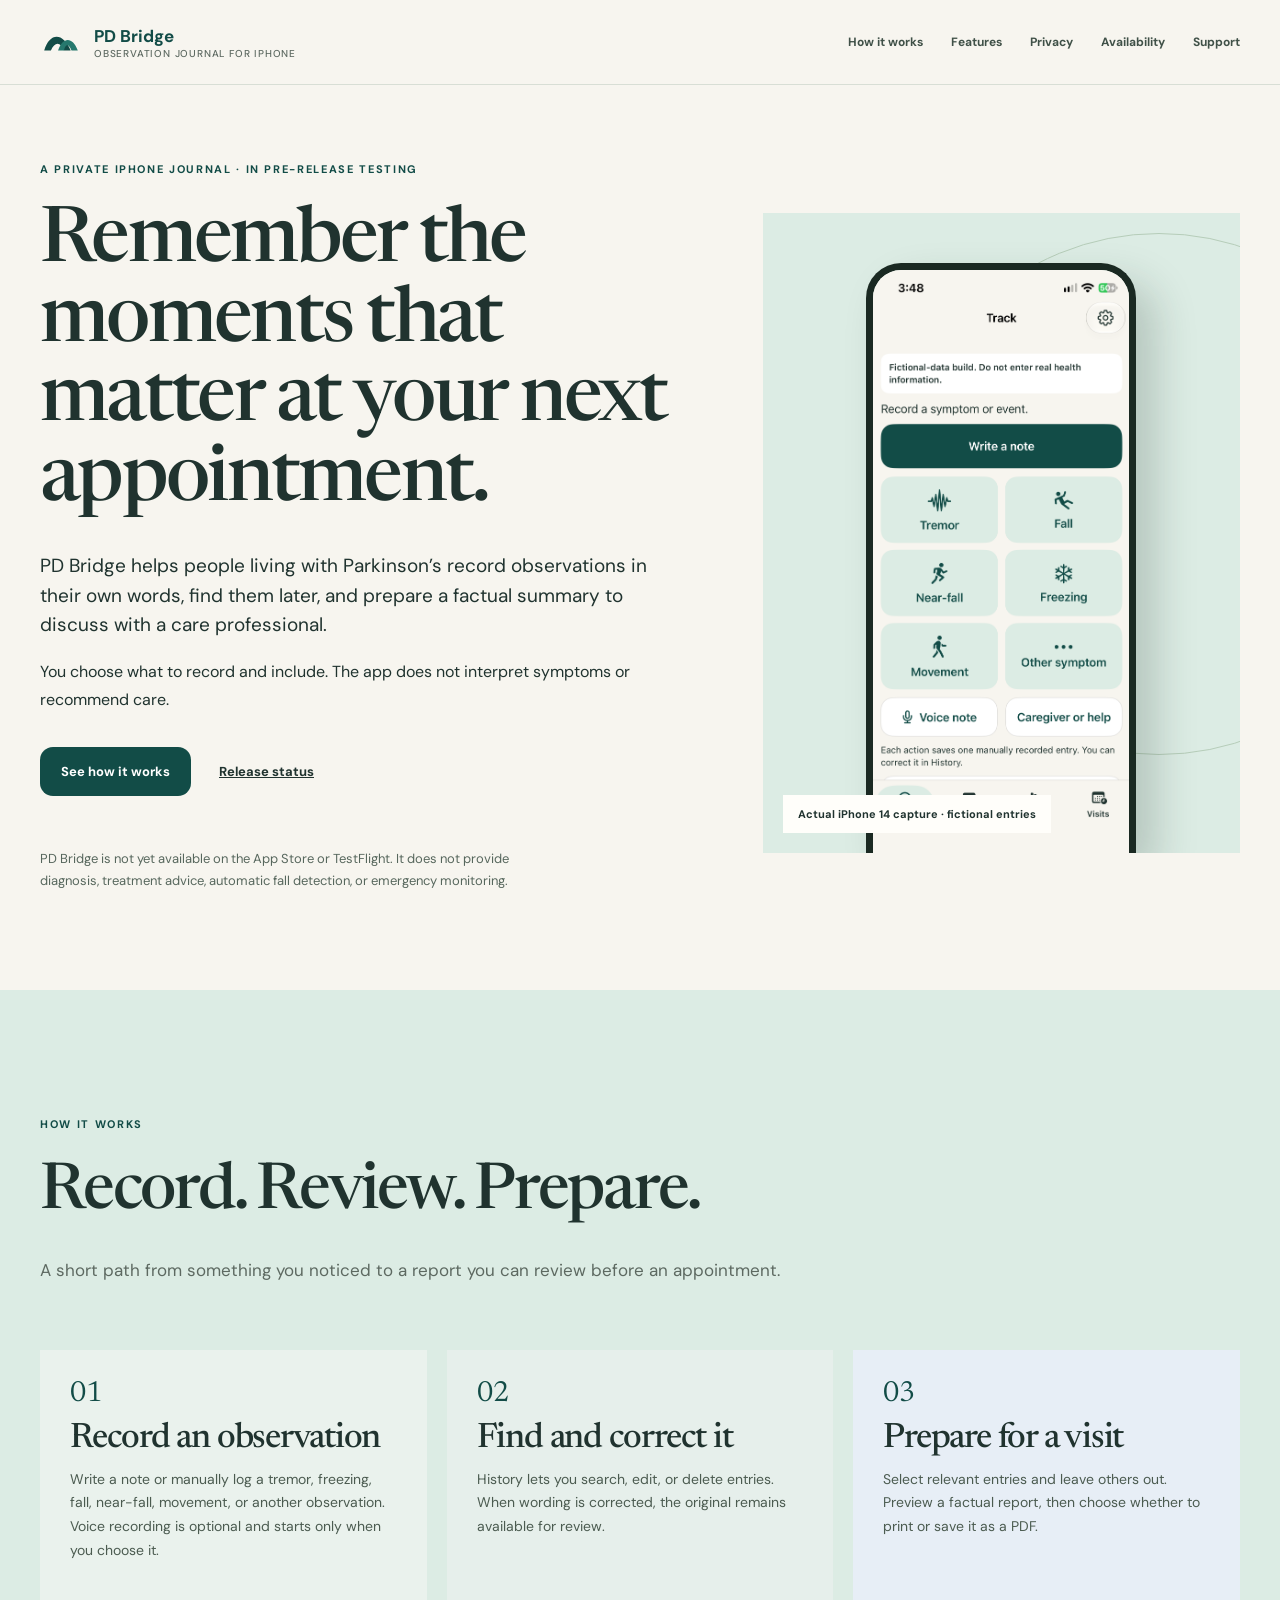
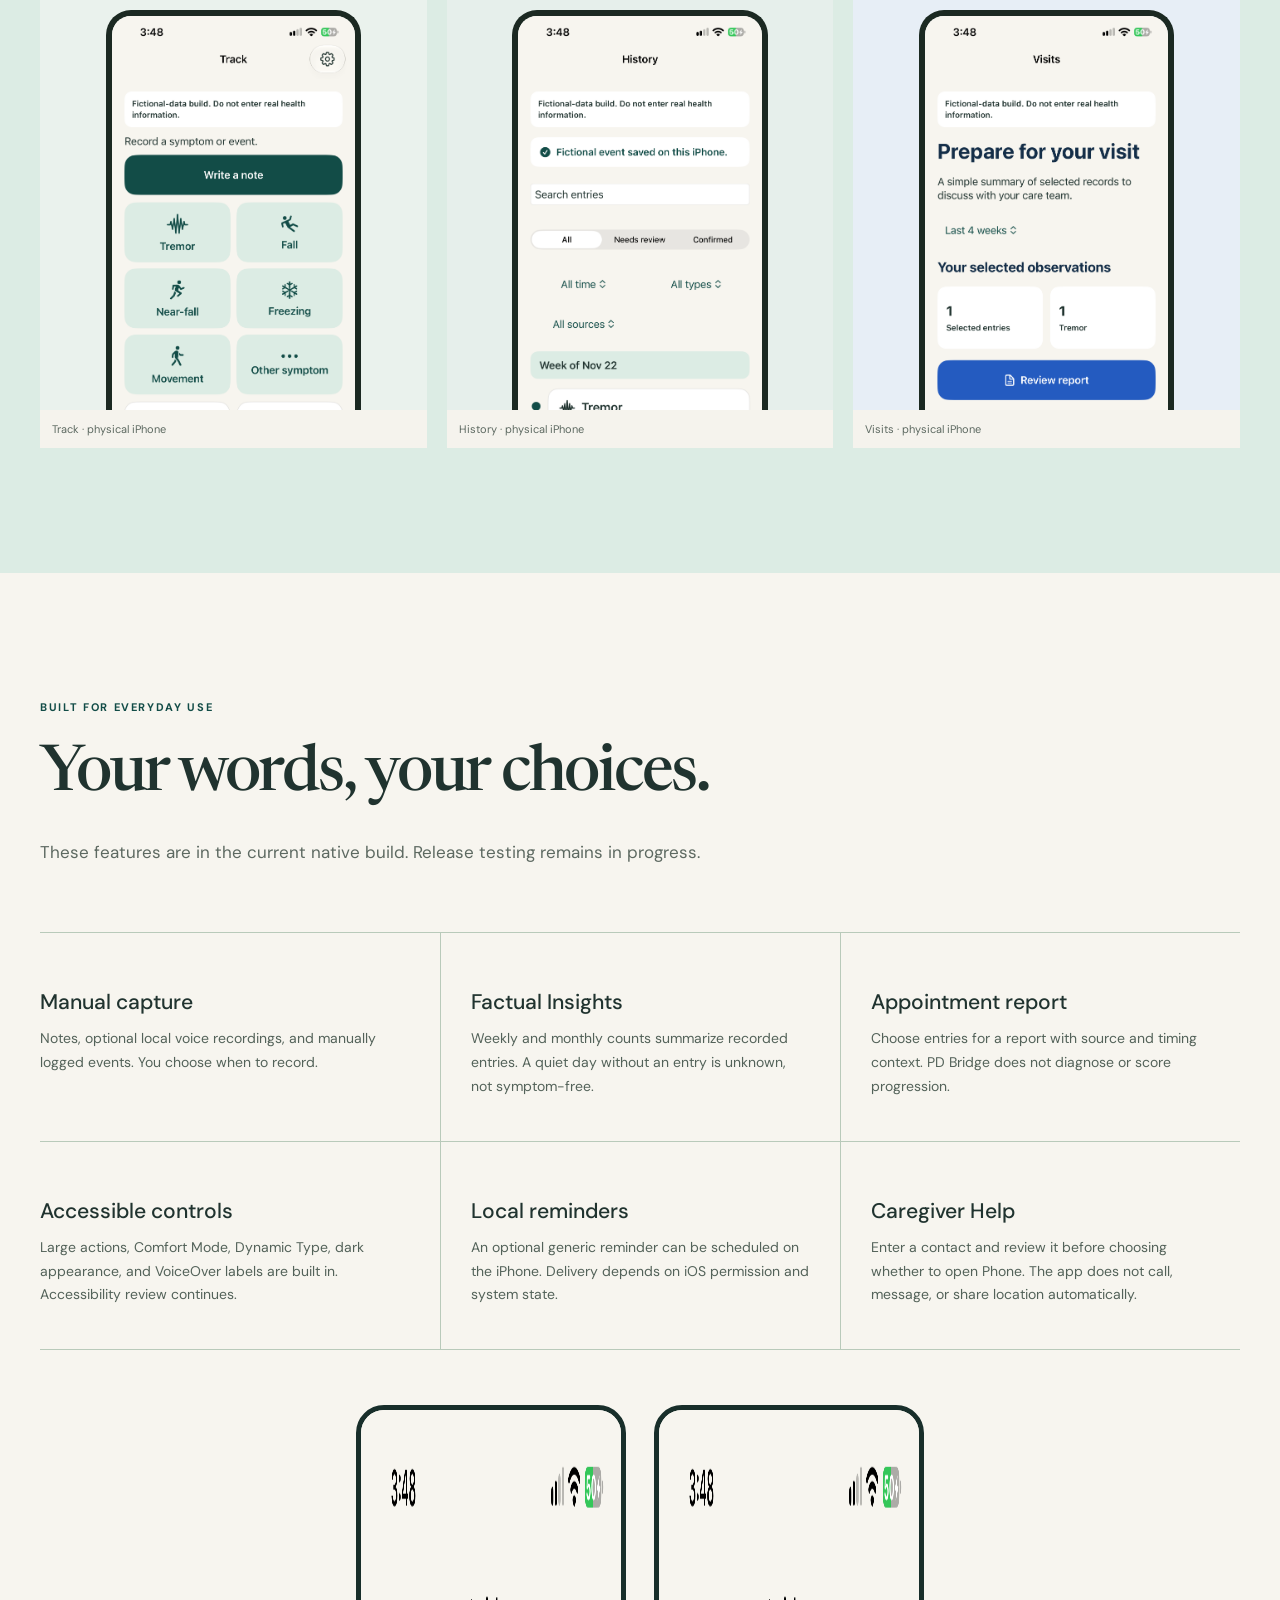
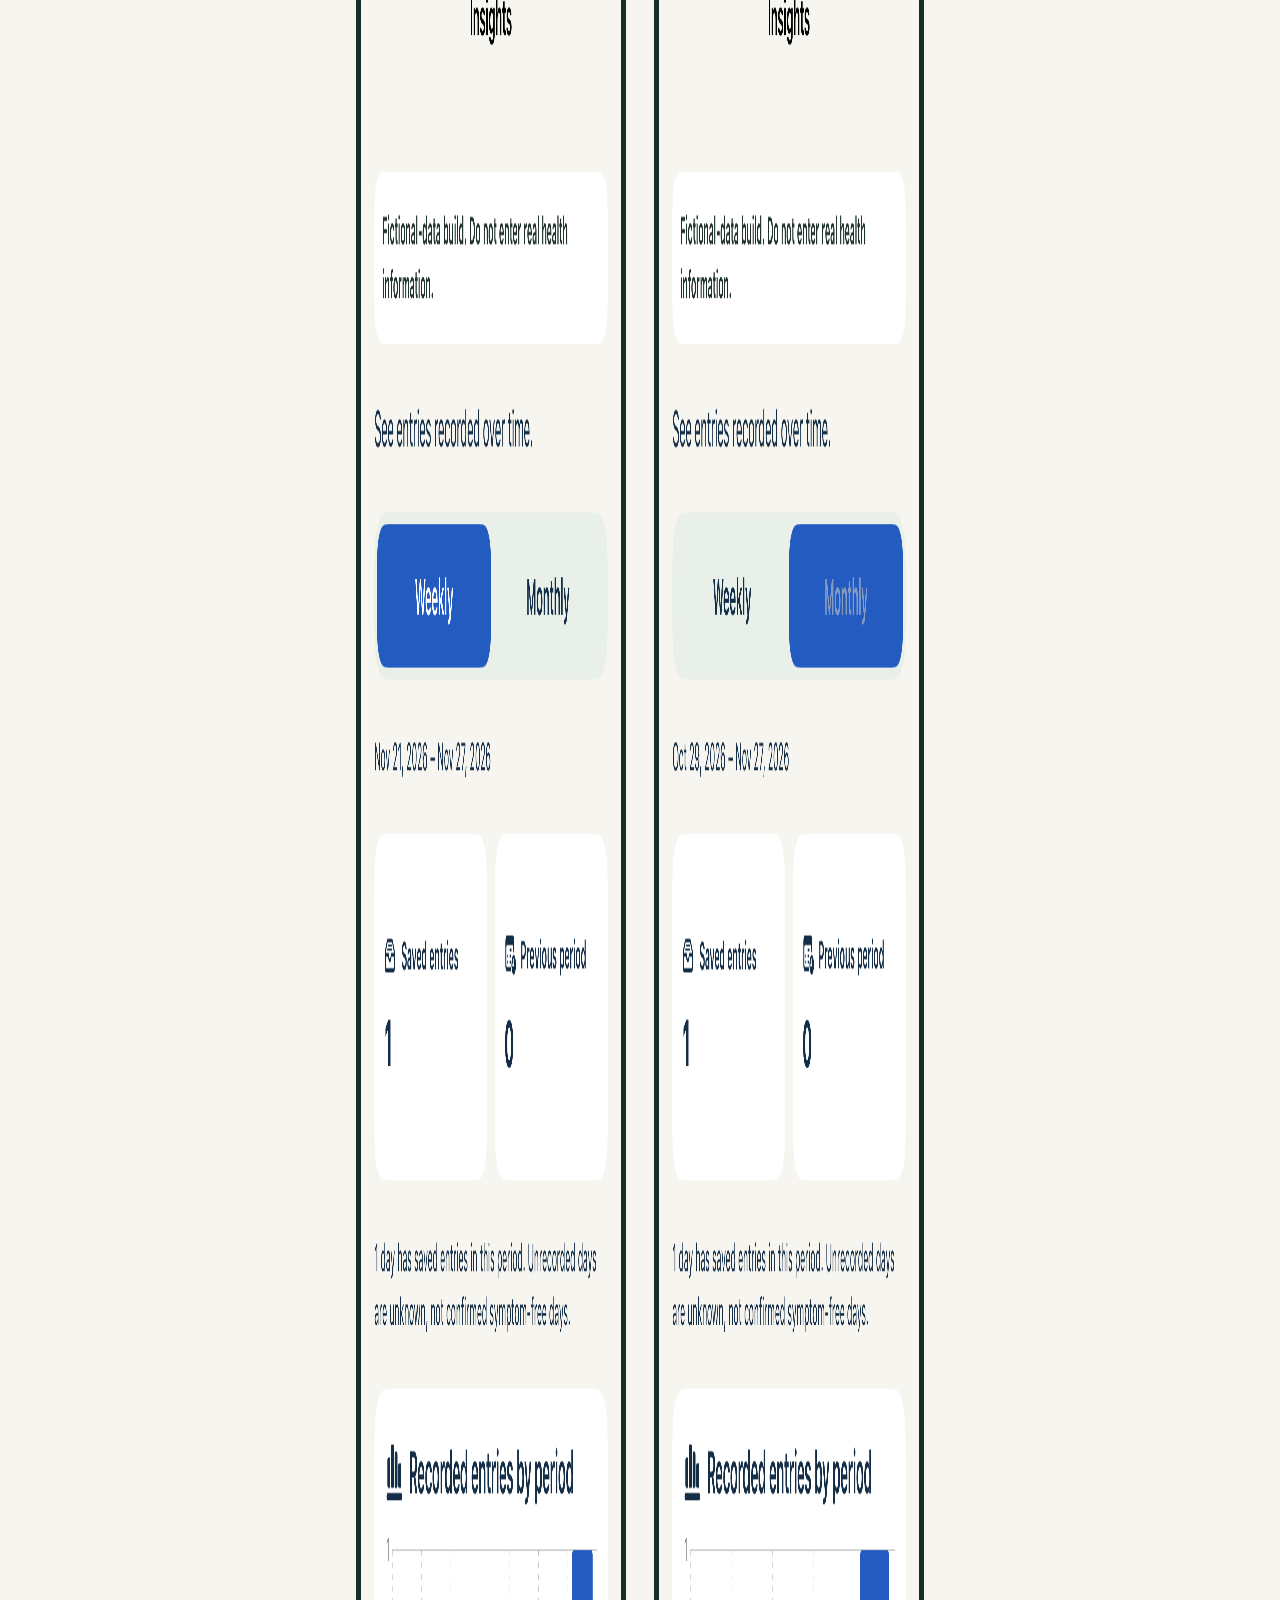
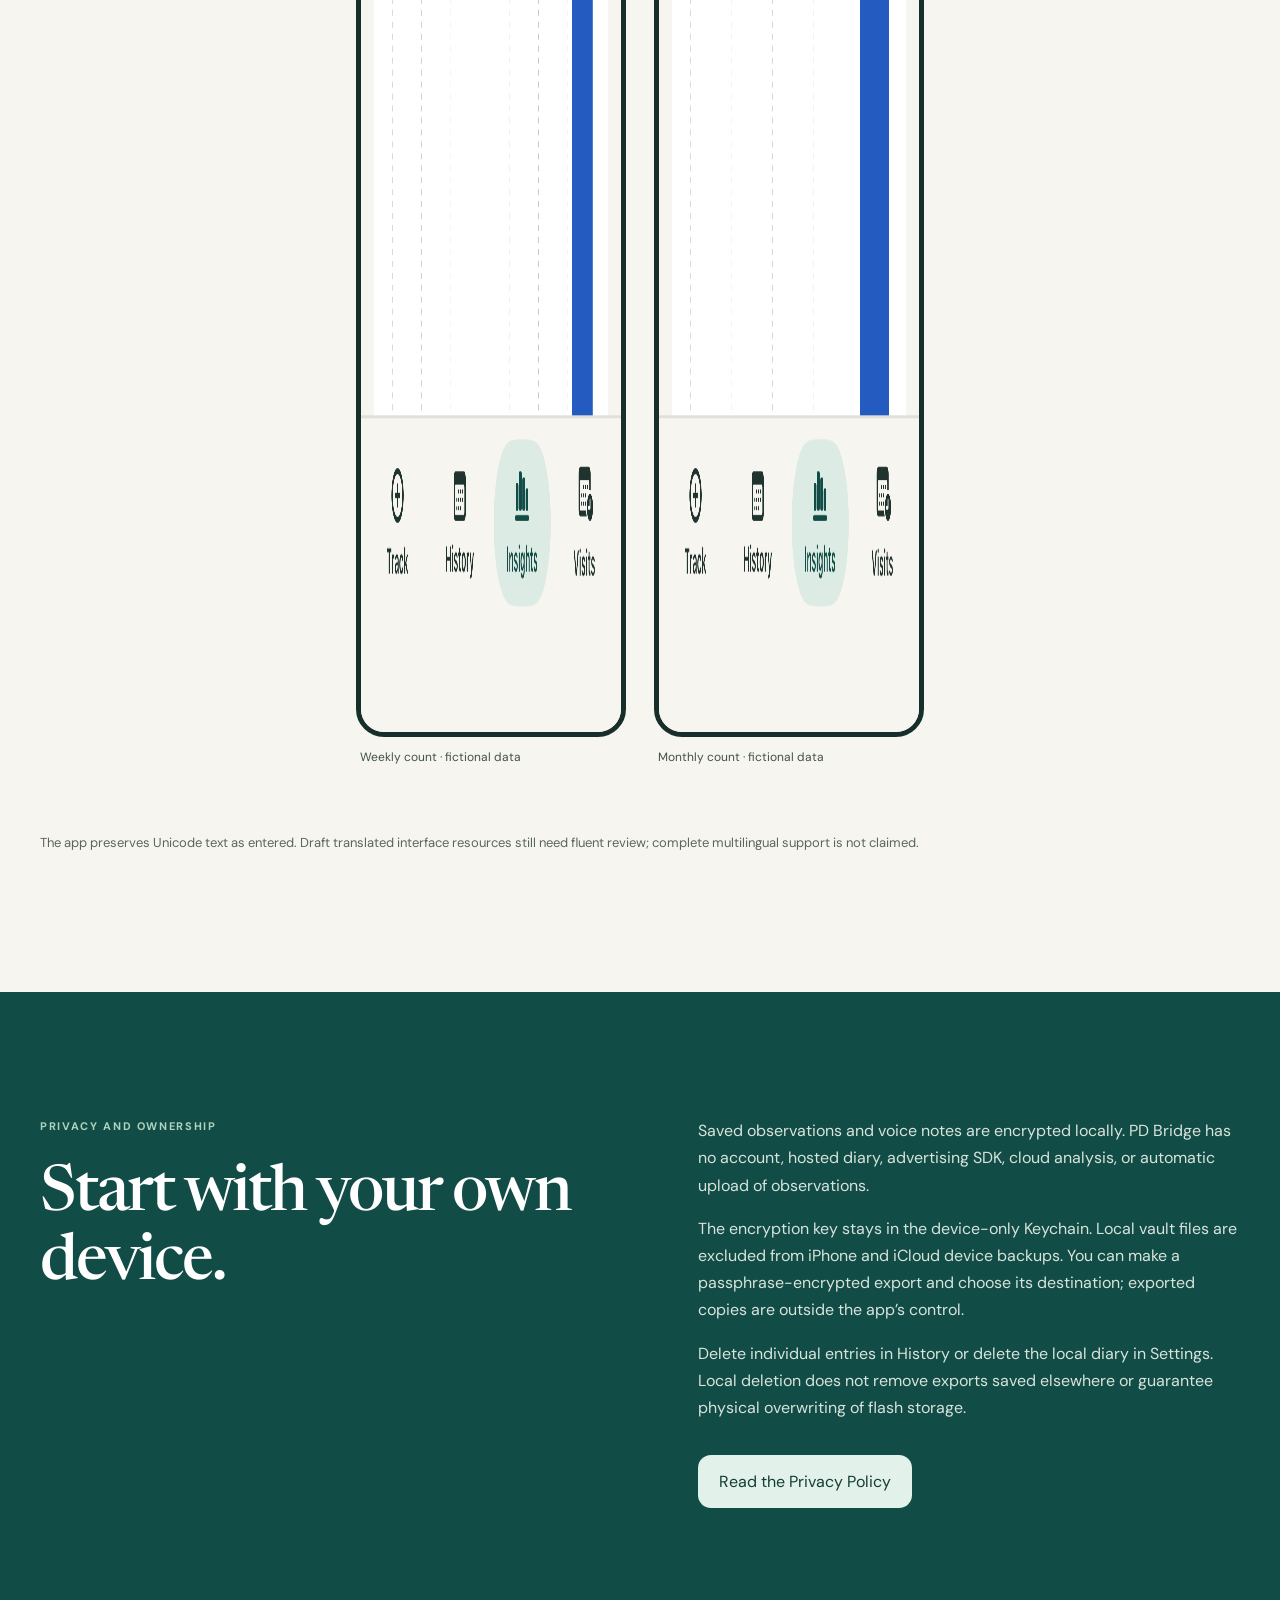
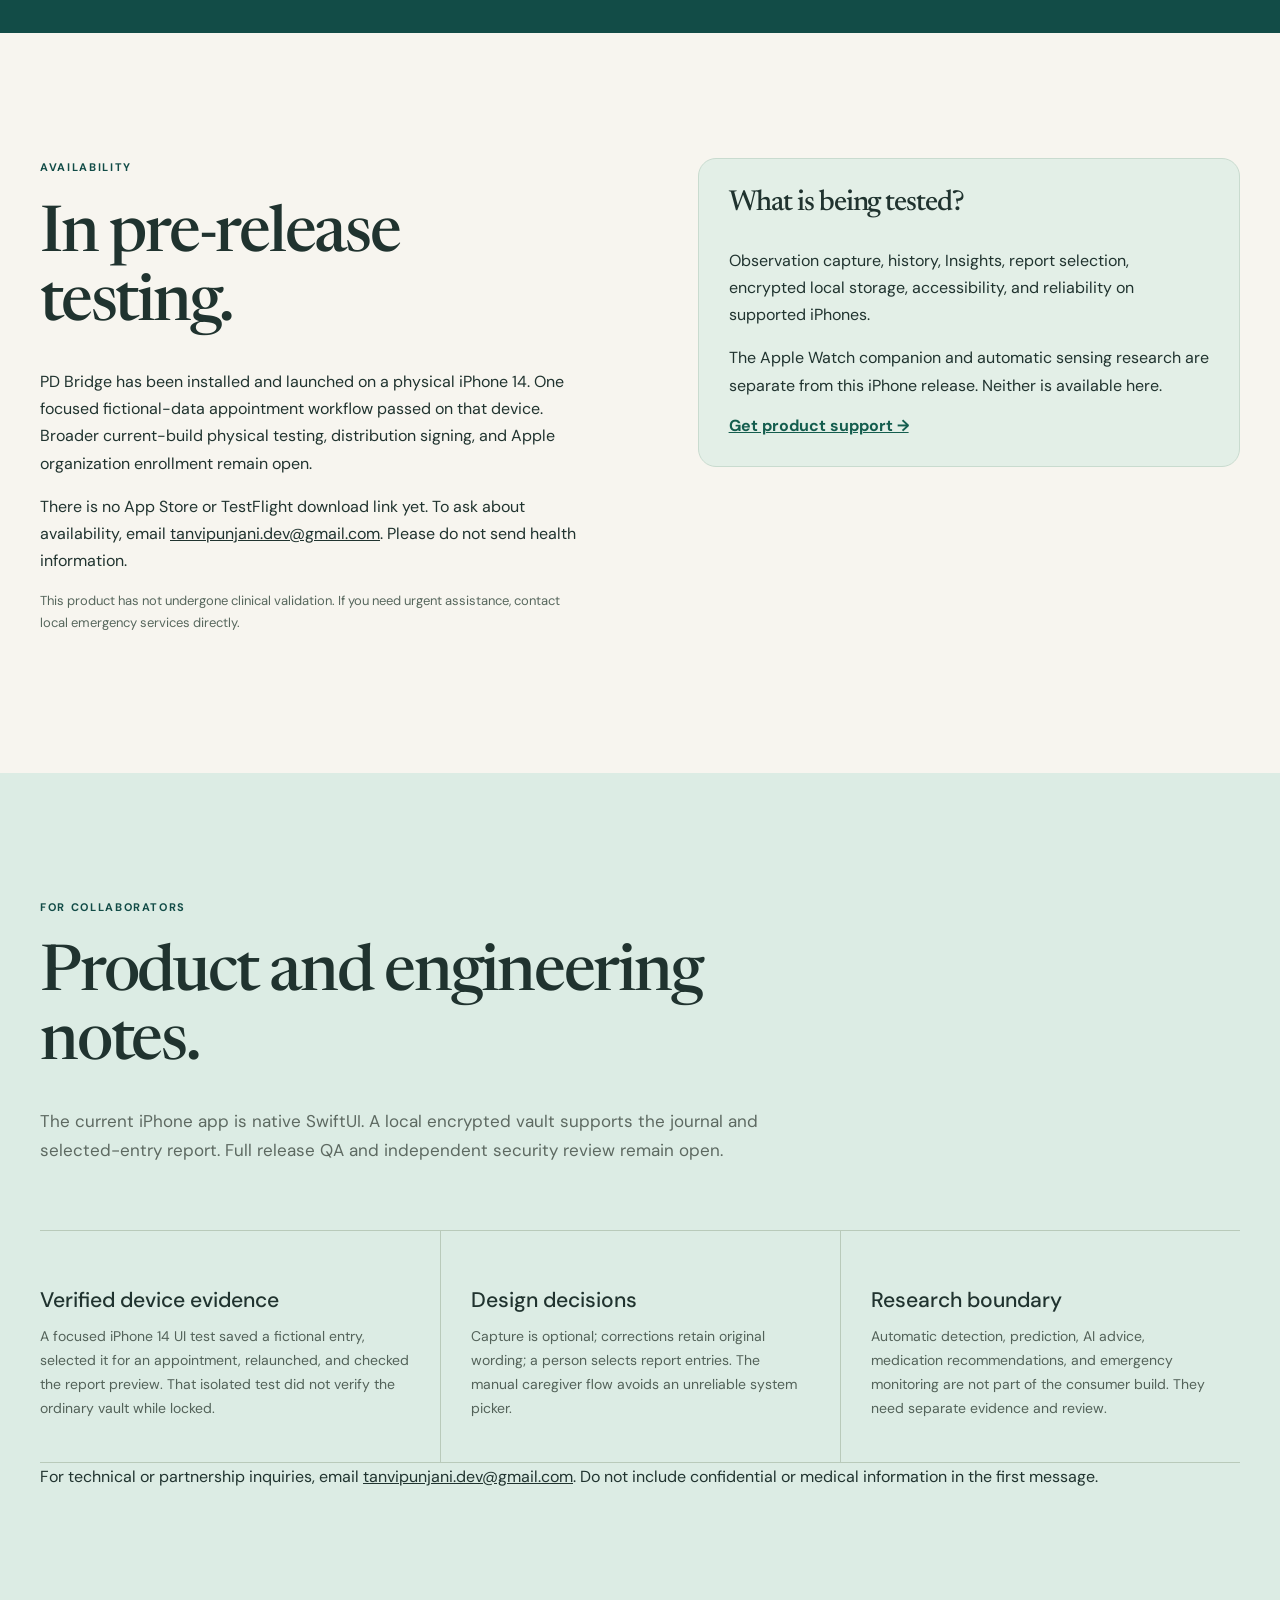
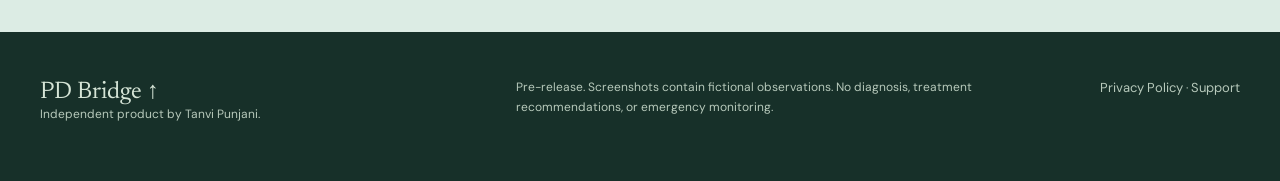
<file: index.html>
<!doctype html>
<html lang="en"><head><meta charset="utf-8"><meta name="viewport" content="width=device-width, initial-scale=1"><meta name="theme-color" content="#f5f3ed"><meta name="description" content="PD Bridge is a private iPhone observation journal for recording everyday moments and preparing a factual appointment report. In pre-release testing."><title>PD Bridge — Remember the moments that matter</title><link rel="stylesheet" href="styles.css"></head><body>
<a class="skip" href="#main">Skip to content</a>
<header id="top"><div class="wrap nav"><a class="brand" href="#top"><img src="assets/bridge-mark.svg" alt="" width="42" height="42"><span>PD Bridge<small>Observation journal for iPhone</small></span></a><nav aria-label="Page sections"><a href="#how-it-works">How it works</a><a href="#features">Features</a><a href="#privacy">Privacy</a><a href="#availability">Availability</a><a href="support.html">Support</a></nav></div></header>
<main id="main">
<section class="wrap product-hero"><div><p class="kicker">A private iPhone journal · in pre-release testing</p><h1>Remember the moments that matter at your next appointment.</h1><p class="lead">PD Bridge helps people living with Parkinson’s record observations in their own words, find them later, and prepare a factual summary to discuss with a care professional.</p><p>You choose what to record and include. The app does not interpret symptoms or recommend care.</p><div class="actions"><a class="button" href="#how-it-works">See how it works</a><a href="#availability">Release status</a></div><p class="caveat">PD Bridge is not yet available on the App Store or TestFlight. It does not provide diagnosis, treatment advice, automatic fall detection, or emergency monitoring.</p></div><figure class="hero-shot"><img src="assets/iphone-qa-2026-11-27/iphone14-track.png" alt="PD Bridge Track screen on an iPhone 14, showing the note button and six manual event choices" width="1170" height="2532"><figcaption>Actual iPhone 14 capture · fictional entries</figcaption></figure></section>
<section class="sage section" id="how-it-works"><div class="wrap"><div class="section-head"><p class="kicker">How it works</p><h2>Record. Review. Prepare.</h2><p>A short path from something you noticed to a report you can review before an appointment.</p></div><div class="journey"><article><div class="copy"><span>01</span><h3>Record an observation</h3><p>Write a note or manually log a tremor, freezing, fall, near-fall, movement, or another observation. Voice recording is optional and starts only when you choose it.</p></div><figure><img src="assets/iphone-qa-2026-11-27/iphone14-track.png" alt="Track screen showing manual observation choices" loading="lazy" width="1170" height="2532"><figcaption>Track · physical iPhone</figcaption></figure></article><article><div class="copy"><span>02</span><h3>Find and correct it</h3><p>History lets you search, edit, or delete entries. When wording is corrected, the original remains available for review.</p></div><figure><img src="assets/iphone-qa-2026-11-27/iphone14-history.png" alt="History screen showing a fictional recorded observation" loading="lazy" width="1170" height="2532"><figcaption>History · physical iPhone</figcaption></figure></article><article><div class="copy"><span>03</span><h3>Prepare for a visit</h3><p>Select relevant entries and leave others out. Preview a factual report, then choose whether to print or save it as a PDF.</p></div><figure><img src="assets/iphone-qa-2026-11-27/iphone14-visits.png" alt="Visits screen showing one selected fictional observation" loading="lazy" width="1170" height="2532"><figcaption>Visits · physical iPhone</figcaption></figure></article></div></div></section>
<section class="wrap section" id="features"><div class="section-head"><p class="kicker">Built for everyday use</p><h2>Your words, your choices.</h2><p>These features are in the current native build. Release testing remains in progress.</p></div><div class="principles"><article><h3>Manual capture</h3><p>Notes, optional local voice recordings, and manually logged events. You choose when to record.</p></article><article><h3>Factual Insights</h3><p>Weekly and monthly counts summarize recorded entries. A quiet day without an entry is unknown, not symptom-free.</p></article><article><h3>Appointment report</h3><p>Choose entries for a report with source and timing context. PD Bridge does not diagnose or score progression.</p></article><article><h3>Accessible controls</h3><p>Large actions, Comfort Mode, Dynamic Type, dark appearance, and VoiceOver labels are built in. Accessibility review continues.</p></article><article><h3>Local reminders</h3><p>An optional generic reminder can be scheduled on the iPhone. Delivery depends on iOS permission and system state.</p></article><article><h3>Caregiver Help</h3><p>Enter a contact and review it before choosing whether to open Phone. The app does not call, message, or share location automatically.</p></article></div><div class="insights-pair"><figure><img src="assets/iphone-qa-2026-11-27/iphone14-insights-weekly.png" alt="Weekly Insights on a physical iPhone showing one fictional event" loading="lazy" width="1170" height="2532"><figcaption>Weekly count · fictional data</figcaption></figure><figure><img src="assets/iphone-qa-2026-11-27/iphone14-insights-monthly.png" alt="Monthly Insights on a physical iPhone showing one fictional event" loading="lazy" width="1170" height="2532"><figcaption>Monthly count · fictional data</figcaption></figure></div><p class="caveat">The app preserves Unicode text as entered. Draft translated interface resources still need fluent review; complete multilingual support is not claimed.</p></section>
<section class="dark section" id="privacy"><div class="wrap split"><div><p class="kicker">Privacy and ownership</p><h2>Start with your own device.</h2></div><div><p class="large">Saved observations and voice notes are encrypted locally. PD Bridge has no account, hosted diary, advertising SDK, cloud analysis, or automatic upload of observations.</p><p>The encryption key stays in the device-only Keychain. Local vault files are excluded from iPhone and iCloud device backups. You can make a passphrase-encrypted export and choose its destination; exported copies are outside the app’s control.</p><p>Delete individual entries in History or delete the local diary in Settings. Local deletion does not remove exports saved elsewhere or guarantee physical overwriting of flash storage.</p><a class="button button-light" href="privacy.html">Read the Privacy Policy</a></div></div></section>
<section class="wrap section" id="availability"><div class="split"><div><p class="kicker">Availability</p><h2>In pre-release testing.</h2><p>PD Bridge has been installed and launched on a physical iPhone 14. One focused fictional-data appointment workflow passed on that device. Broader current-build physical testing, distribution signing, and Apple organization enrollment remain open.</p><p>There is no App Store or TestFlight download link yet. To ask about availability, email <a href="mailto:tanvipunjani.dev@gmail.com?subject=PD%20Bridge%20availability">tanvipunjani.dev@gmail.com</a>. Please do not send health information.</p><p class="caveat">This product has not undergone clinical validation. If you need urgent assistance, contact local emergency services directly.</p></div><aside class="availability-card"><h3>What is being tested?</h3><p>Observation capture, history, Insights, report selection, encrypted local storage, accessibility, and reliability on supported iPhones.</p><p>The Apple Watch companion and automatic sensing research are separate from this iPhone release. Neither is available here.</p><a href="support.html">Get product support →</a></aside></div></section>
<section class="sage section" id="engineering"><div class="wrap"><div class="section-head"><p class="kicker">For collaborators</p><h2>Product and engineering notes.</h2><p>The current iPhone app is native SwiftUI. A local encrypted vault supports the journal and selected-entry report. Full release QA and independent security review remain open.</p></div><div class="principles"><article><h3>Verified device evidence</h3><p>A focused iPhone 14 UI test saved a fictional entry, selected it for an appointment, relaunched, and checked the report preview. That isolated test did not verify the ordinary vault while locked.</p></article><article><h3>Design decisions</h3><p>Capture is optional; corrections retain original wording; a person selects report entries. The manual caregiver flow avoids an unreliable system picker.</p></article><article><h3>Research boundary</h3><p>Automatic detection, prediction, AI advice, medication recommendations, and emergency monitoring are not part of the consumer build. They need separate evidence and review.</p></article></div><p>For technical or partnership inquiries, email <a href="mailto:tanvipunjani.dev@gmail.com?subject=PD%20Bridge%20inquiry">tanvipunjani.dev@gmail.com</a>. Do not include confidential or medical information in the first message.</p></div></section>
</main><footer><div class="wrap footer"><div><a href="#top">PD Bridge ↑</a><p>Independent product by Tanvi Punjani.</p></div><p>Pre-release. Screenshots contain fictional observations. No diagnosis, treatment recommendations, or emergency monitoring.</p><p><a href="privacy.html">Privacy Policy</a> · <a href="support.html">Support</a></p></div></footer>
</body></html>
</file>
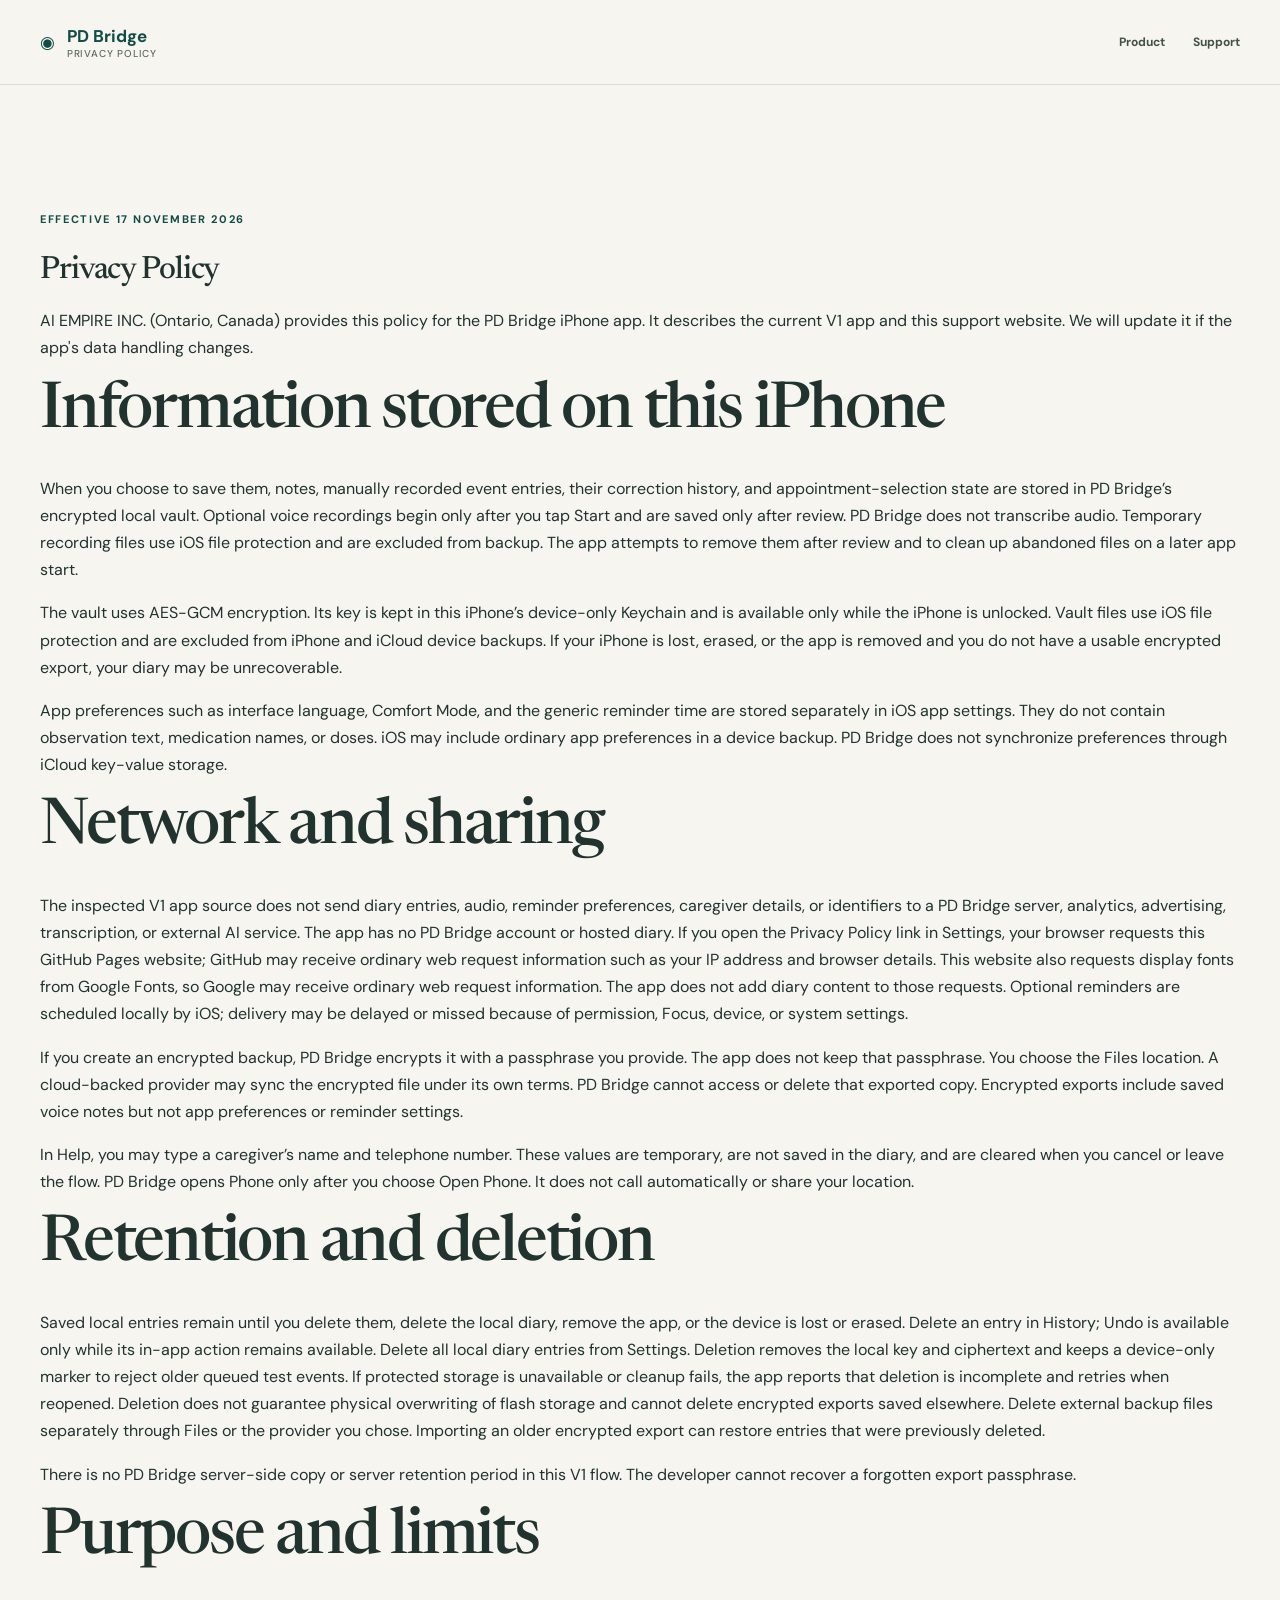
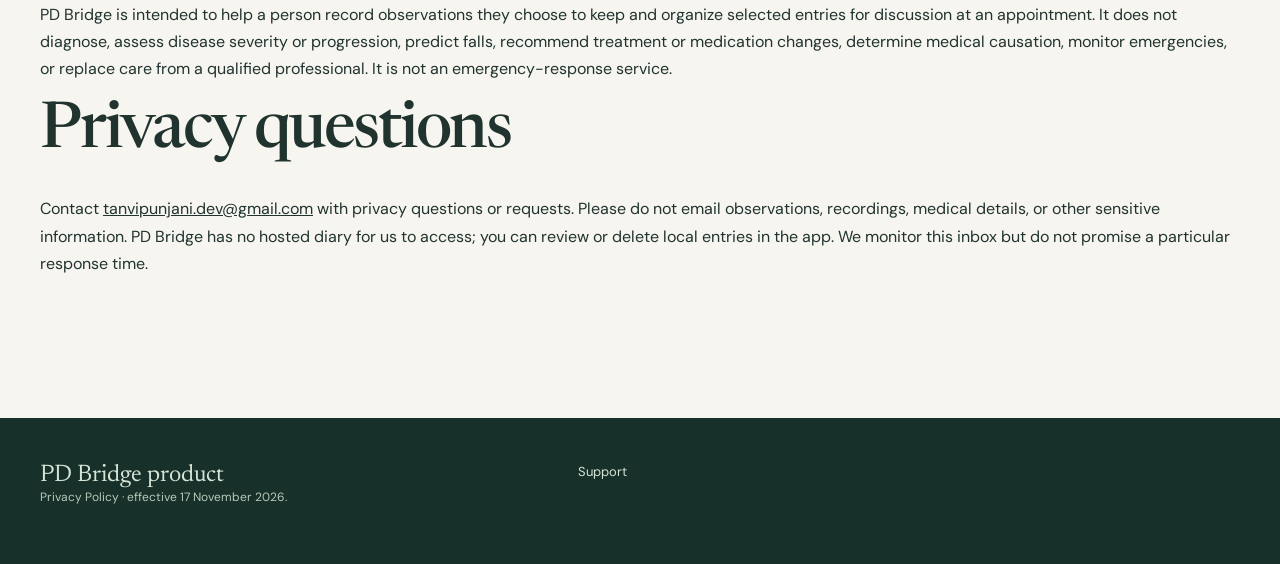
<file: privacy.html>
<!doctype html>
<html lang="en">
<head>
  <meta charset="utf-8">
  <meta name="viewport" content="width=device-width, initial-scale=1">
  <meta name="description" content="Privacy policy for the PD Bridge iPhone app.">
  <title>Privacy Policy | PD Bridge</title>
  <link rel="stylesheet" href="styles.css">
</head>
<body>
  <a class="skip" href="#main">Skip to content</a>
  <header id="top"><div class="wrap nav"><a class="brand" href="index.html">◉ <span>PD Bridge<small>Privacy Policy</small></span></a><nav aria-label="Site links"><a href="index.html">Product</a><a href="support.html">Support</a></nav></div></header>
  <main id="main" class="wrap section">
    <p class="kicker">Effective 17 November 2026</p>
    <h1>Privacy Policy</h1>
    <p>AI EMPIRE INC. (Ontario, Canada) provides this policy for the PD Bridge iPhone app. It describes the current V1 app and this support website. We will update it if the app's data handling changes.</p>

    <h2>Information stored on this iPhone</h2>
    <p>When you choose to save them, notes, manually recorded event entries, their correction history, and appointment-selection state are stored in PD Bridge’s encrypted local vault. Optional voice recordings begin only after you tap Start and are saved only after review. PD Bridge does not transcribe audio. Temporary recording files use iOS file protection and are excluded from backup. The app attempts to remove them after review and to clean up abandoned files on a later app start.</p>
    <p>The vault uses AES-GCM encryption. Its key is kept in this iPhone’s device-only Keychain and is available only while the iPhone is unlocked. Vault files use iOS file protection and are excluded from iPhone and iCloud device backups. If your iPhone is lost, erased, or the app is removed and you do not have a usable encrypted export, your diary may be unrecoverable.</p>
    <p>App preferences such as interface language, Comfort Mode, and the generic reminder time are stored separately in iOS app settings. They do not contain observation text, medication names, or doses. iOS may include ordinary app preferences in a device backup. PD Bridge does not synchronize preferences through iCloud key-value storage.</p>

    <h2>Network and sharing</h2>
    <p>The inspected V1 app source does not send diary entries, audio, reminder preferences, caregiver details, or identifiers to a PD Bridge server, analytics, advertising, transcription, or external AI service. The app has no PD Bridge account or hosted diary. If you open the Privacy Policy link in Settings, your browser requests this GitHub Pages website; GitHub may receive ordinary web request information such as your IP address and browser details. This website also requests display fonts from Google Fonts, so Google may receive ordinary web request information. The app does not add diary content to those requests. Optional reminders are scheduled locally by iOS; delivery may be delayed or missed because of permission, Focus, device, or system settings.</p>
    <p>If you create an encrypted backup, PD Bridge encrypts it with a passphrase you provide. The app does not keep that passphrase. You choose the Files location. A cloud-backed provider may sync the encrypted file under its own terms. PD Bridge cannot access or delete that exported copy. Encrypted exports include saved voice notes but not app preferences or reminder settings.</p>
    <p>In Help, you may type a caregiver’s name and telephone number. These values are temporary, are not saved in the diary, and are cleared when you cancel or leave the flow. PD Bridge opens Phone only after you choose Open Phone. It does not call automatically or share your location.</p>

    <h2>Retention and deletion</h2>
    <p>Saved local entries remain until you delete them, delete the local diary, remove the app, or the device is lost or erased. Delete an entry in History; Undo is available only while its in-app action remains available. Delete all local diary entries from Settings. Deletion removes the local key and ciphertext and keeps a device-only marker to reject older queued test events. If protected storage is unavailable or cleanup fails, the app reports that deletion is incomplete and retries when reopened. Deletion does not guarantee physical overwriting of flash storage and cannot delete encrypted exports saved elsewhere. Delete external backup files separately through Files or the provider you chose. Importing an older encrypted export can restore entries that were previously deleted.</p>
    <p>There is no PD Bridge server-side copy or server retention period in this V1 flow. The developer cannot recover a forgotten export passphrase.</p>

    <h2>Purpose and limits</h2>
    <p>PD Bridge is intended to help a person record observations they choose to keep and organize selected entries for discussion at an appointment. It does not diagnose, assess disease severity or progression, predict falls, recommend treatment or medication changes, determine medical causation, monitor emergencies, or replace care from a qualified professional. It is not an emergency-response service.</p>

    <h2>Privacy questions</h2>
    <p>Contact <a href="mailto:tanvipunjani.dev@gmail.com">tanvipunjani.dev@gmail.com</a> with privacy questions or requests. Please do not email observations, recordings, medical details, or other sensitive information. PD Bridge has no hosted diary for us to access; you can review or delete local entries in the app. We monitor this inbox but do not promise a particular response time.</p>
  </main>
  <footer><div class="wrap footer"><div><a href="index.html">PD Bridge product</a><p>Privacy Policy · effective 17 November 2026.</p></div><a href="support.html">Support</a></div></footer>
</body>
</html>
</file>
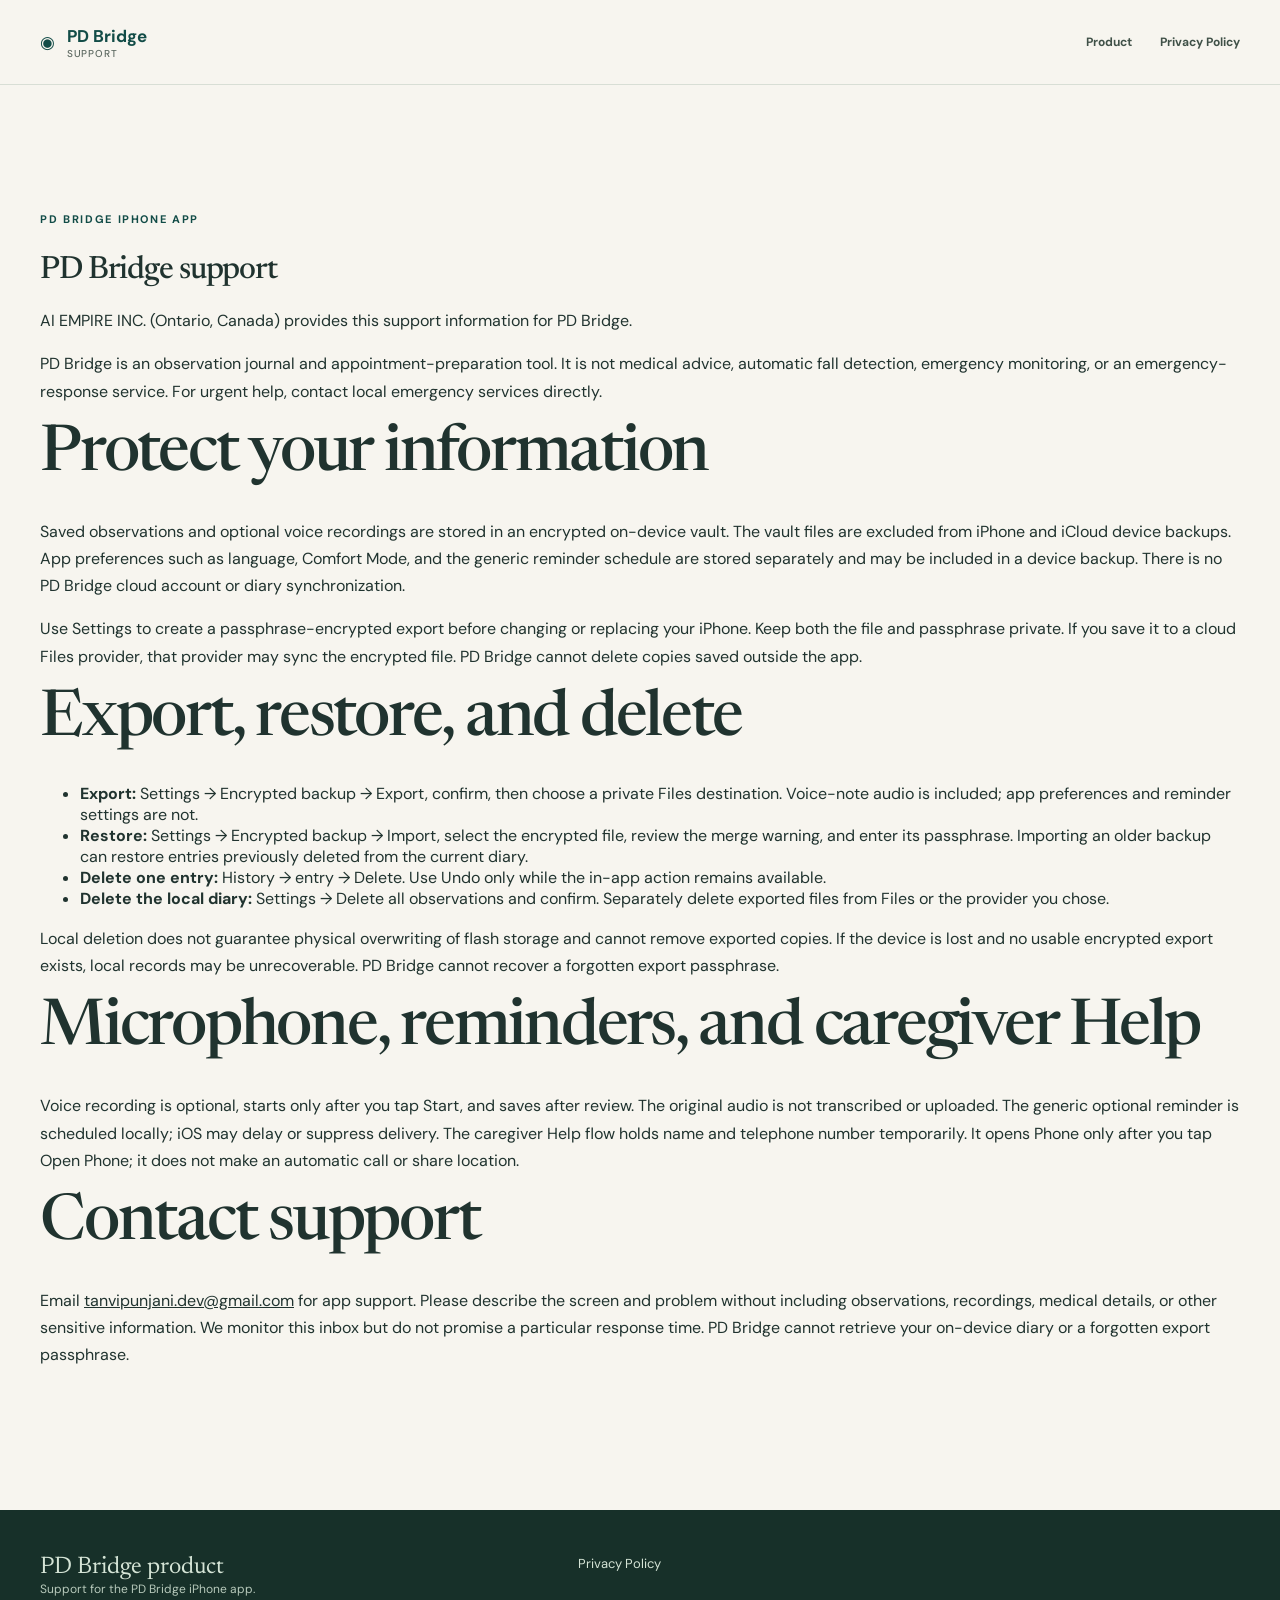
<file: support.html>
<!doctype html>
<html lang="en">
<head>
  <meta charset="utf-8">
  <meta name="viewport" content="width=device-width, initial-scale=1">
  <meta name="description" content="Support information for the PD Bridge iPhone app.">
  <title>Support | PD Bridge</title>
  <link rel="stylesheet" href="styles.css">
</head>
<body>
  <a class="skip" href="#main">Skip to content</a>
  <header id="top"><div class="wrap nav"><a class="brand" href="index.html">◉ <span>PD Bridge<small>Support</small></span></a><nav aria-label="Site links"><a href="index.html">Product</a><a href="privacy.html">Privacy Policy</a></nav></div></header>
  <main id="main" class="wrap section">
    <p class="kicker">PD Bridge iPhone app</p>
    <h1>PD Bridge support</h1>
    <p>AI EMPIRE INC. (Ontario, Canada) provides this support information for PD Bridge.</p>
    <p>PD Bridge is an observation journal and appointment-preparation tool. It is not medical advice, automatic fall detection, emergency monitoring, or an emergency-response service. For urgent help, contact local emergency services directly.</p>

    <h2>Protect your information</h2>
    <p>Saved observations and optional voice recordings are stored in an encrypted on-device vault. The vault files are excluded from iPhone and iCloud device backups. App preferences such as language, Comfort Mode, and the generic reminder schedule are stored separately and may be included in a device backup. There is no PD Bridge cloud account or diary synchronization.</p>
    <p>Use Settings to create a passphrase-encrypted export before changing or replacing your iPhone. Keep both the file and passphrase private. If you save it to a cloud Files provider, that provider may sync the encrypted file. PD Bridge cannot delete copies saved outside the app.</p>

    <h2>Export, restore, and delete</h2>
    <ul>
      <li><strong>Export:</strong> Settings → Encrypted backup → Export, confirm, then choose a private Files destination. Voice-note audio is included; app preferences and reminder settings are not.</li>
      <li><strong>Restore:</strong> Settings → Encrypted backup → Import, select the encrypted file, review the merge warning, and enter its passphrase. Importing an older backup can restore entries previously deleted from the current diary.</li>
      <li><strong>Delete one entry:</strong> History → entry → Delete. Use Undo only while the in-app action remains available.</li>
      <li><strong>Delete the local diary:</strong> Settings → Delete all observations and confirm. Separately delete exported files from Files or the provider you chose.</li>
    </ul>
    <p>Local deletion does not guarantee physical overwriting of flash storage and cannot remove exported copies. If the device is lost and no usable encrypted export exists, local records may be unrecoverable. PD Bridge cannot recover a forgotten export passphrase.</p>

    <h2>Microphone, reminders, and caregiver Help</h2>
    <p>Voice recording is optional, starts only after you tap Start, and saves after review. The original audio is not transcribed or uploaded. The generic optional reminder is scheduled locally; iOS may delay or suppress delivery. The caregiver Help flow holds name and telephone number temporarily. It opens Phone only after you tap Open Phone; it does not make an automatic call or share location.</p>

    <h2>Contact support</h2>
    <p>Email <a href="mailto:tanvipunjani.dev@gmail.com">tanvipunjani.dev@gmail.com</a> for app support. Please describe the screen and problem without including observations, recordings, medical details, or other sensitive information. We monitor this inbox but do not promise a particular response time. PD Bridge cannot retrieve your on-device diary or a forgotten export passphrase.</p>
  </main>
  <footer><div class="wrap footer"><div><a href="index.html">PD Bridge product</a><p>Support for the PD Bridge iPhone app.</p></div><a href="privacy.html">Privacy Policy</a></div></footer>
</body>
</html>
</file>
<file: styles.css>
@import url('https://fonts.googleapis.com/css2?family=DM+Sans:wght@400;500;600;700&family=Newsreader:opsz,wght@6..72,400;6..72,500;6..72,600&display=swap');
:root{font-family:'DM Sans',system-ui,sans-serif;color:#26312a;background:#f5f3ed;font-synthesis:none}*{box-sizing:border-box}html{scroll-behavior:smooth}body{margin:0}img{display:block;max-width:100%}a{color:inherit}p{line-height:1.7}h1,h2,h3,p{margin-top:0}h1,h2,h3{font-weight:500}h1,h2,.journey h3,.diagram strong,aside h3{font-family:Newsreader,Georgia,serif;letter-spacing:-.035em}h2{font-size:clamp(2.8rem,5vw,5rem);line-height:1.08;margin-bottom:28px}h3{font-size:1.32rem}.wrap{width:min(1260px,calc(100% - 80px));margin:auto}.section{padding:125px 0}.skip{position:absolute;top:-70px;left:12px;z-index:10;background:#173d34;color:white;padding:12px}.skip:focus{top:10px}:focus-visible{outline:3px solid #ab713a;outline-offset:4px}header{border-bottom:1px solid #d8ded5}.nav{height:84px;display:flex;align-items:center;justify-content:space-between;gap:20px}.brand{font-weight:700;text-decoration:none;display:flex;gap:12px;align-items:center;font-size:17px;color:#1c594a}.brand small{display:block;font-size:10px;font-weight:500;letter-spacing:.08em;text-transform:uppercase;color:#5d6961}.nav nav{display:flex;gap:28px}.nav nav a{font-size:12px;text-decoration:none;font-weight:700;color:#405148}.nav nav a:hover,.actions a:last-child:hover,footer a:hover{text-decoration:underline}.hero{display:grid;grid-template-columns:minmax(0,1.15fr) minmax(350px,.85fr);gap:6vw;align-items:center;padding:75px 0 85px}.kicker{color:#1b624f;text-transform:uppercase;letter-spacing:.15em;font-size:11px;font-weight:700;margin-bottom:25px}.hero h1{font-size:clamp(4.5rem,6.8vw,7.3rem);line-height:.99;margin-bottom:33px}.hero h1 em{color:#1a5748;font-weight:400}.hero .lead{font-size:19px;line-height:1.55}.hero p:not(.kicker){max-width:630px}.actions{display:flex;align-items:center;gap:28px;margin:34px 0 52px}.actions a{font-size:13px;font-weight:700}.button{background:#1a5748;color:#fff;text-decoration:none;padding:16px 21px}.button:hover{background:#123d33}.meta{border-top:1px solid #d8ded5;padding-top:18px;display:grid;grid-template-columns:1.3fr 1fr .7fr;gap:20px;margin:0}.meta dt{font-size:10px;letter-spacing:.13em;text-transform:uppercase;color:#1a5748;font-weight:700;margin-bottom:7px}.meta dd{margin:0;font-size:12px;line-height:1.4}.hero-shot{margin:0;background:#dae5db;min-height:640px;position:relative;display:flex;align-items:end;justify-content:center;overflow:hidden}.hero-shot:before{content:'';width:520px;height:520px;border:1px solid #b6cdb9;border-radius:50%;position:absolute;top:20px;right:-180px}.hero-shot img{position:relative;width:270px;height:590px;object-fit:cover;object-position:top;border:7px solid #1a2922;border-bottom:0;border-radius:35px 35px 0 0;box-shadow:20px 20px 40px #20372b35}.hero-shot figcaption{position:absolute;bottom:20px;left:20px;padding:12px 15px;background:#fffefa;font-size:11px;font-weight:700}.dark{background:#163b34;color:#fff}.dark .kicker{color:#aed4bd}.dark p{color:#d8e4db}.split{display:grid;grid-template-columns:1fr 1fr;gap:9vw}.large p{font-size:19px}.large small{display:block;border-top:1px solid #567567;padding-top:20px;color:#b7d3c2}.section-head{max-width:780px;margin-bottom:65px}.section-head>p:last-child{font-size:17px;color:#5d6961}.journey{display:grid;grid-template-columns:repeat(3,minmax(0,1fr));gap:20px}.journey article{background:#e4ebe2;min-width:0;display:flex;flex-direction:column}.journey article:nth-child(2){background:#e6e9df}.journey article:nth-child(3){background:#e9e6de}.journey .copy{padding:30px;min-height:260px}.journey .copy span{font-family:Newsreader,serif;font-size:29px;color:#1a5748}.journey h3{font-size:35px;margin:12px 0}.journey p{font-size:14px;color:#4b5b50}.journey figure{margin:0;display:flex;flex-direction:column;align-items:center;overflow:hidden}.journey img{width:66%;height:400px;object-fit:cover;object-position:top;border:6px solid #1b2922;border-bottom:0;border-radius:25px 25px 0 0}.journey figcaption{align-self:stretch;background:#f5f3ed;color:#5d6961;font-size:11px;padding:12px}.sage{background:#e3ebe1}.principles{display:grid;grid-template-columns:repeat(3,1fr);border-top:1px solid #b9caba}.principles article{border-bottom:1px solid #b9caba;padding:28px 30px 28px 0}.principles article:not(:nth-child(3n+1)){border-left:1px solid #b9caba;padding-left:30px}.principles small{color:#1a5748;font-size:10px;letter-spacing:.13em;text-transform:uppercase;font-weight:700}.principles h3{margin:27px 0 11px}.principles p,.issues p{font-size:14px;color:#536259}.issues{border-top:1px solid #d8ded5}.issues article{display:grid;grid-template-columns:36px 1fr;gap:12px;border-bottom:1px solid #d8ded5;padding:22px 0}.issues span{font-size:11px;color:#1a5748;font-weight:700}.issues h3{margin-bottom:7px}.issues p{margin-bottom:0}.diagram{background:#163b34;color:white;padding:42px;display:flex;gap:18px;align-items:center}.diagram>div{background:#f8f9f5;color:#26312a;min-height:160px;width:31%;padding:24px;display:flex;flex-direction:column}.diagram>div:nth-of-type(2){background:#bad4c0}.diagram small{font-size:10px;letter-spacing:.13em;text-transform:uppercase;color:#486054;font-weight:700}.diagram strong{font-size:25px;font-weight:500;margin:18px 0 auto}.diagram span{font-size:12px;color:#506052}.diagram b{font-size:24px;font-weight:400}.arch-notes{display:grid;grid-template-columns:1fr 1fr;gap:8vw;margin-top:25px}.arch-notes p{font-size:14px}.evidence{display:grid;grid-template-columns:1.3fr .7fr;gap:9vw;align-items:center}.evidence p{font-size:17px;color:#4f5e53}.evidence .caveat{font-size:13px;border-left:2px solid #1a5748;padding-left:18px;margin-top:27px}.evidence figure{margin:0;background:#dce7dc;padding:35px 35px 0;text-align:center}.evidence img{width:220px;height:440px;object-fit:cover;object-position:top;margin:auto;border:6px solid #1b2922;border-bottom:0;border-radius:26px 26px 0 0}.evidence figcaption{background:#f5f3ed;margin:0 -35px;padding:12px;font-size:11px}.sage aside{background:#fffefa;padding:35px}.sage aside h3{font-size:31px;line-height:1.1}.sage aside p{font-size:14px}.sage aside hr{border:0;border-top:1px solid #d8ded5;margin:28px 0}footer{background:#173029;color:#d5e4d6;padding:45px 0}.footer{display:grid;grid-template-columns:1fr 1.25fr auto;gap:45px;align-items:start}.footer a{text-decoration:none;font-size:13px}.footer>div>a{font-family:Newsreader,serif;font-size:24px}.footer p{font-size:12px;color:#b7c9bb}
@media(max-width:900px){.hero{grid-template-columns:1fr 340px;gap:30px}.hero h1{font-size:5rem}.hero-shot{min-height:550px}.hero-shot img{height:510px;width:230px}.journey .copy{min-height:300px}}
@media(max-width:760px){.wrap{width:min(100% - 36px,1260px)}.section{padding:75px 0}.nav{height:70px}.nav nav{gap:12px}.nav nav a{font-size:11px}.nav nav a:nth-child(2){display:none}.hero{grid-template-columns:1fr;padding:55px 0 0;gap:45px}.hero h1{font-size:clamp(3.8rem,11vw,5.5rem)}.hero-shot{min-height:500px}.hero-shot img{height:460px}.split,.evidence,.arch-notes{grid-template-columns:1fr;gap:28px}.journey{grid-template-columns:1fr}.journey article{display:grid;grid-template-columns:1fr 1fr}.journey .copy{min-height:0}.journey img{height:310px;width:180px}.journey figure{justify-content:end}.principles{grid-template-columns:1fr 1fr}.principles article:not(:nth-child(3n+1)){border-left:0;padding-left:0}.principles article:nth-child(even){border-left:1px solid #b9caba;padding-left:25px}.evidence figure{max-width:430px}.footer{grid-template-columns:1fr 1fr}.footer>p{grid-column:1/-1;grid-row:2}}
@media(max-width:520px){.nav nav a:nth-child(3){display:none}.hero h1{font-size:3.6rem}.hero .lead{font-size:17px}.meta{grid-template-columns:1fr 1fr}.meta div:last-child{grid-column:1/-1}.journey article{grid-template-columns:1fr}.journey .copy{padding:25px}.journey figure{padding-top:10px}.principles{grid-template-columns:1fr}.principles article,.principles article:nth-child(even){border-left:0;padding-left:0}.diagram{display:grid;padding:22px}.diagram>div{width:100%;min-height:125px}.diagram b{transform:rotate(90deg);text-align:center}.footer{grid-template-columns:1fr;gap:15px}.footer>p{grid-column:auto;grid-row:auto}.actions{flex-wrap:wrap}}
@media(prefers-reduced-motion:reduce){html{scroll-behavior:auto}*,*:before,*:after{animation-duration:.01ms!important;transition-duration:.01ms!important}}
@media(min-width:761px) and (max-width:1050px){.hero{grid-template-columns:1fr}.hero h1{max-width:780px}.hero-shot{max-width:650px;width:100%;justify-self:center}.hero-shot img{width:250px;height:510px}}

.evidence{display:block}.evidence>div{max-width:850px}
/* Founder-approved A+B native identity, 26 November 2026 */
:root{color:#20332f;background:#f7f5ef}.brand{color:#124c47}.brand img{border-radius:10px}.kicker,.meta dt,.journey .copy span,.issues span{color:#124c47}.hero h1 em{color:#26786d}.button{background:#124c47;border-radius:13px}.button:hover{background:#26786d}.hero-shot{background:#dcece4}.dark,.diagram{background:#124c47}.sage{background:#dcece4}.journey article{background:#eaf2ed}.journey article:nth-child(2){background:#e6efeb}.journey article:nth-child(3){background:#e7eef6}.identity-grid{display:grid;grid-template-columns:minmax(250px,.75fr) minmax(0,1.25fr);gap:5vw;align-items:start}.identity-mark{background:#124c47;border-radius:22px;padding:12px}.identity-copy p{font-size:16px}.identity-captures{display:grid;grid-template-columns:repeat(3,minmax(0,1fr));gap:16px}.identity-captures figure{margin:0;background:#dcece4;border-radius:24px 24px 10px 10px;overflow:hidden}.identity-captures img{width:100%;height:480px;object-fit:cover;object-position:top}.identity-captures figcaption{padding:12px 15px;font-size:12px;font-weight:700;color:#142e48}.swatches{display:grid;grid-template-columns:repeat(3,minmax(0,1fr));gap:8px;margin:26px 0}.swatches span{font-size:11px;line-height:1.3;padding:70px 8px 8px;background:var(--swatch);border:1px solid #aebdb7;border-radius:9px;color:#20332f}.swatches span:nth-child(1),.swatches span:nth-child(2),.swatches span:nth-child(5),.swatches span:nth-child(6){color:white}.identity .caveat{border-left:3px solid #245bc0;padding-left:16px;font-size:13px}.diagram strong{color:#142e48}
@media(max-width:900px){.identity-grid{grid-template-columns:1fr}.identity-captures img{height:430px}}
@media(max-width:620px){.identity-captures{gap:7px}.identity-captures img{height:280px}.identity-captures figcaption{font-size:10px}.swatches{grid-template-columns:repeat(2,1fr)}}
.hero h1{font-size:clamp(3.7rem,5.4vw,6.2rem)}
@media(max-width:760px){.hero h1{font-size:clamp(3.2rem,10.5vw,4.7rem)}}
.device-evidence-grid{display:grid;grid-template-columns:repeat(3,minmax(0,1fr));gap:18px;margin-top:48px}.device-evidence-grid figure{margin:0;background:#eaf2ed;border-radius:18px;overflow:hidden}.device-evidence-grid a{display:flex;align-items:center;justify-content:center;padding:12px;background:#eaf2ed}.device-evidence-grid img{width:auto;height:520px;max-height:min(62vw,520px);object-fit:contain;object-position:top;border:5px solid #1b2922;border-radius:26px}.device-evidence-grid figcaption{padding:12px 15px;color:#142e48;font-size:13px;font-weight:700}.evidence .caveat{font-size:14px}@media(max-width:900px){.device-evidence-grid{grid-template-columns:repeat(2,minmax(0,1fr))}.device-evidence-grid img{height:500px;max-height:65vw}}@media(max-width:520px){.device-evidence-grid{grid-template-columns:1fr}.device-evidence-grid img{height:auto;max-height:780px;max-width:100%}}
/* Product-first presentation additions */
.product-hero{display:grid;grid-template-columns:minmax(0,1.15fr) minmax(320px,.85fr);gap:6vw;align-items:center;padding:75px 0 85px}.product-hero h1{font-family:Newsreader,Georgia,serif;font-size:clamp(3.4rem,6vw,6.3rem);line-height:1.04;letter-spacing:-.035em;margin-bottom:28px}.product-hero .lead{font-size:19px;line-height:1.55}.product-hero p{max-width:660px}.product-hero .hero-shot{min-height:640px}.caveat{font-size:13px;color:#57675d}.product-hero .caveat{max-width:520px}.insights-pair{display:flex;justify-content:center;gap:28px;margin:55px auto;max-width:720px}.insights-pair figure{margin:0;flex:1;max-width:270px}.insights-pair img{border:5px solid #182e2a;border-radius:28px}.insights-pair figcaption{font-size:12px;padding:12px 4px;color:#405148}.button-light{display:inline-block;background:#e2f1e9;color:#143d35;margin-top:18px}.button-light:hover{background:#fff;color:#143d35}.availability-card{background:#e3efe7;border:1px solid #c9dbcf;border-radius:18px;padding:30px;align-self:start}.availability-card h3{font-family:Newsreader,Georgia,serif;font-size:1.8rem}.availability-card a{font-weight:700;color:#145d4e}
@media(max-width:800px){.product-hero{grid-template-columns:1fr;gap:28px;padding:48px 0}.product-hero h1{font-size:clamp(3rem,11vw,4.7rem)}.product-hero .hero-shot{min-height:470px}.product-hero .hero-shot img{width:220px;height:470px}.insights-pair{gap:12px}.nav{height:auto;min-height:84px;flex-wrap:wrap;padding:12px 0}.nav nav{flex-wrap:wrap;gap:12px 18px;padding-bottom:8px}}
@media(max-width:480px){.insights-pair{gap:8px}.insights-pair img{border-width:3px;border-radius:16px}.product-hero .actions{flex-wrap:wrap}.availability-card{padding:22px}}
@media(max-width:760px){.nav nav a:nth-child(2),.nav nav a:nth-child(3){display:inline}.product-hero>div{min-width:0}.product-hero h1,.product-hero p{overflow-wrap:break-word}}
</file>
